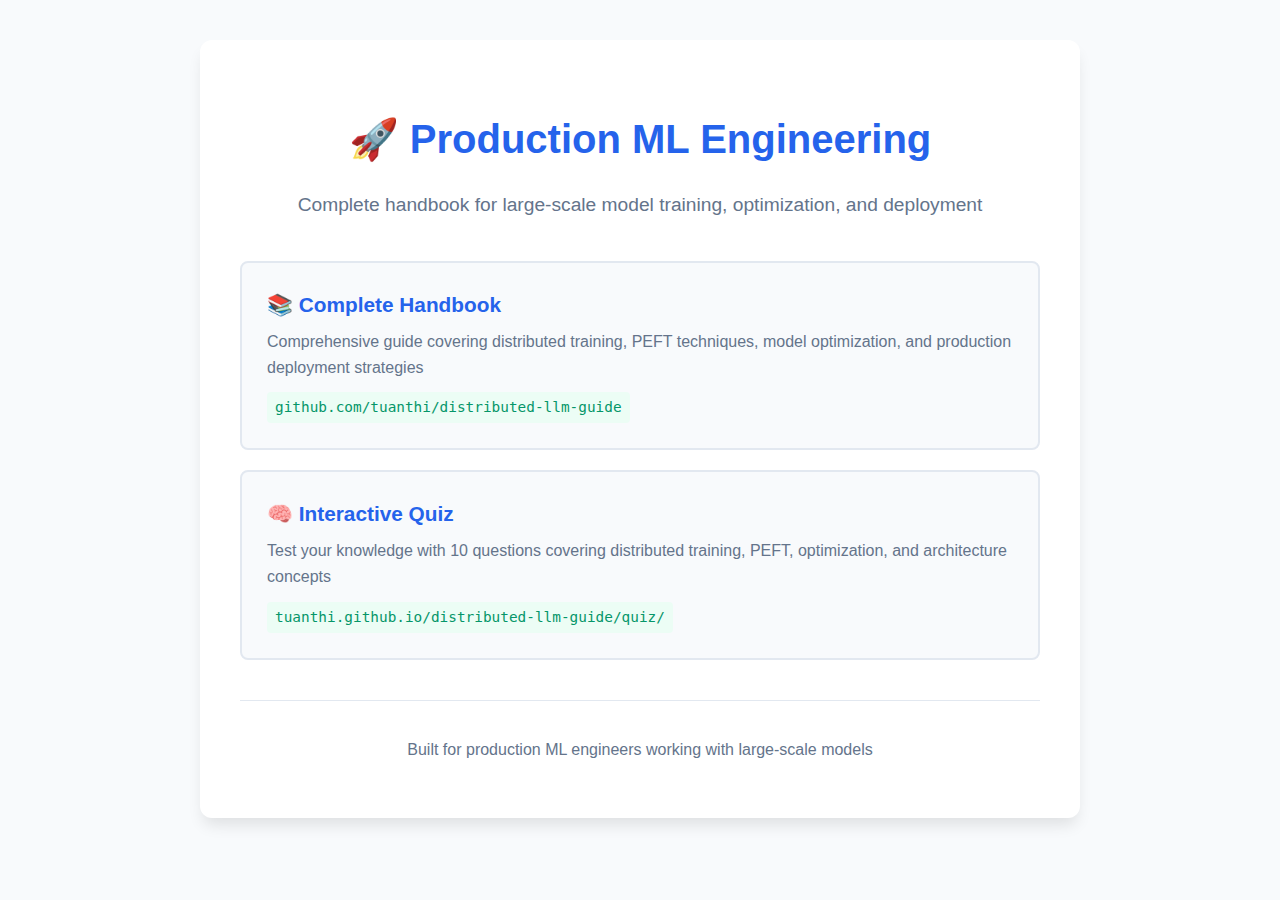
<file: docs/index.html>
<!DOCTYPE html>
<html lang="en">
<head>
    <meta charset="UTF-8">
    <meta name="viewport" content="width=device-width, initial-scale=1.0">
    <title>Production ML Engineering Handbook</title>
    <style>
        body {
            font-family: -apple-system, BlinkMacSystemFont, 'Segoe UI', sans-serif;
            line-height: 1.6;
            margin: 0;
            padding: 40px 20px;
            background: #f8fafc;
            color: #1e293b;
        }
        .container {
            max-width: 800px;
            margin: 0 auto;
            background: white;
            padding: 40px;
            border-radius: 12px;
            box-shadow: 0 10px 15px -3px rgb(0 0 0 / 0.1);
        }
        h1 {
            color: #2563eb;
            text-align: center;
            margin-bottom: 10px;
            font-size: 2.5rem;
        }
        .subtitle {
            text-align: center;
            color: #64748b;
            margin-bottom: 40px;
            font-size: 1.2rem;
        }
        .links {
            display: grid;
            gap: 20px;
            margin-top: 30px;
        }
        .link-card {
            display: block;
            padding: 25px;
            background: #f8fafc;
            border: 2px solid #e2e8f0;
            border-radius: 8px;
            text-decoration: none;
            color: inherit;
            transition: all 0.2s ease;
        }
        .link-card:hover {
            border-color: #2563eb;
            transform: translateY(-2px);
            box-shadow: 0 4px 6px -1px rgb(0 0 0 / 0.1);
        }
        .link-title {
            font-size: 1.3rem;
            font-weight: 600;
            color: #2563eb;
            margin-bottom: 8px;
        }
        .link-description {
            color: #64748b;
            margin-bottom: 12px;
        }
        .link-url {
            font-family: 'Monaco', 'Menlo', monospace;
            font-size: 0.9rem;
            color: #059669;
            background: #ecfdf5;
            padding: 4px 8px;
            border-radius: 4px;
            display: inline-block;
        }
        .footer {
            text-align: center;
            margin-top: 40px;
            padding-top: 20px;
            border-top: 1px solid #e2e8f0;
            color: #64748b;
        }
    </style>
</head>
<body>
    <div class="container">
        <h1>🚀 Production ML Engineering</h1>
        <p class="subtitle">Complete handbook for large-scale model training, optimization, and deployment</p>
        
        <div class="links">
            <a href="https://github.com/tuanthi/distributed-llm-guide" class="link-card" target="_blank">
                <div class="link-title">📚 Complete Handbook</div>
                <div class="link-description">
                    Comprehensive guide covering distributed training, PEFT techniques, model optimization, and production deployment strategies
                </div>
                <div class="link-url">github.com/tuanthi/distributed-llm-guide</div>
            </a>
            
            <a href="quiz/" class="link-card">
                <div class="link-title">🧠 Interactive Quiz</div>
                <div class="link-description">
                    Test your knowledge with 10 questions covering distributed training, PEFT, optimization, and architecture concepts
                </div>
                <div class="link-url">tuanthi.github.io/distributed-llm-guide/quiz/</div>
            </a>
        </div>
        
        <div class="footer">
            <p>Built for production ML engineers working with large-scale models</p>
        </div>
    </div>
</body>
</html>
</file>
